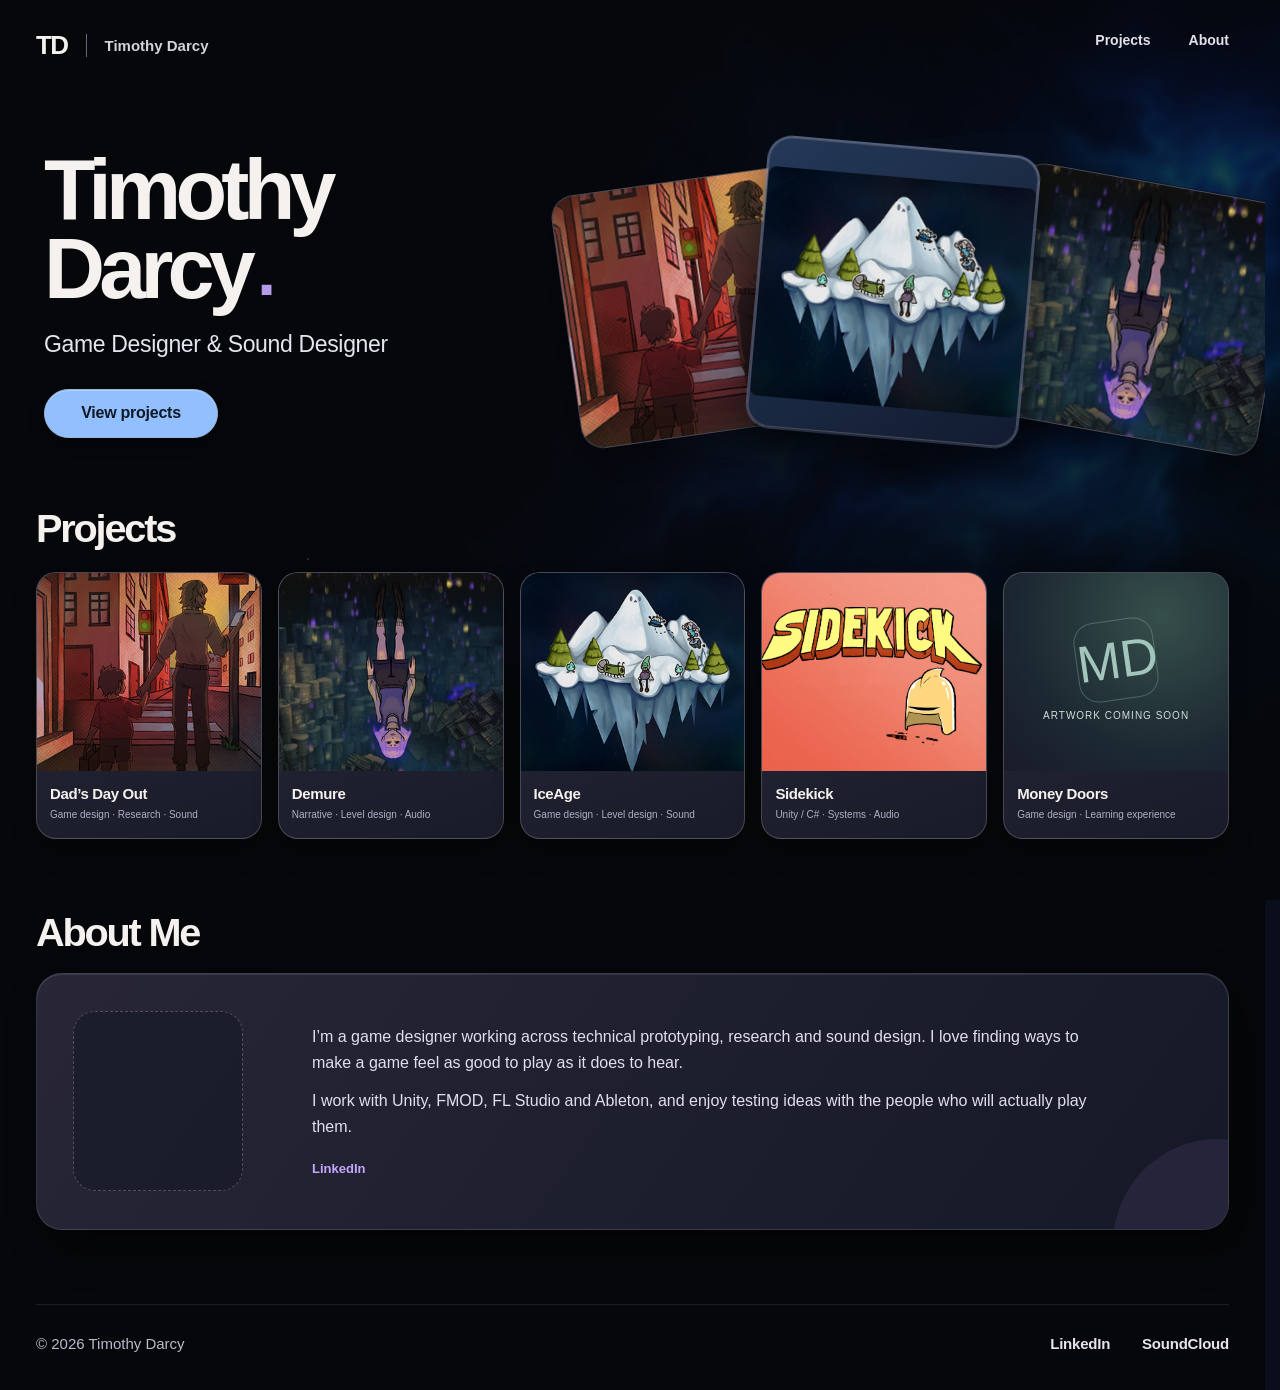
<file: index.html>
<!DOCTYPE html>

<html lang="en"><head><meta charset="utf-8"/><meta content="width=device-width, initial-scale=1" name="viewport"/><meta content="#0b0b11" name="theme-color"/><link href="styles/style.css" rel="stylesheet"/><script defer src="scripts/pages.js"></script><script defer src="scripts/main.js"></script><title>Timothy Darcy — Game Designer &amp; Sound Designer</title><meta content="Portfolio of Timothy Darcy — game design, technical prototyping, and sound for games." name="description"/></head><body class="home-page"><div aria-hidden="true" class="home-sky"><i></i><i></i></div><header class="site-header wrap"><a aria-label="Timothy Darcy home" class="brand" href="index.html"><span class="brand-mark">TD</span><span class="brand-name">Timothy Darcy</span></a><nav aria-label="Main navigation" class="main-nav"><a href="index.html#projects">Projects</a><a href="index.html#about">About</a></nav></header>
<main>
<section class="home-hero wrap" id="top"><div class="hero-copy"><h1>Timothy<br/>Darcy<span aria-hidden="true" class="title-period">.</span></h1><p class="hero-role">Game Designer &amp; Sound Designer</p><a class="primary-button" href="#projects">View projects </a></div><div aria-label="Selected game artwork" class="hero-showcase"><div aria-hidden="true" class="hero-halo"></div><a aria-label="Open Dad’s Day Out project" class="float-card float-back float-dad" href="project4.html"><img alt="Dad’s Day Out artwork" src="styles/images/project4-thumb.png"/></a><a aria-label="Open IceAge project" class="float-card float-front float-ice" href="project6.html"><img alt="IceAge artwork" src="styles/images/project6-thumb.png"/></a><a aria-label="Open Demure project" class="float-card float-back float-demure" href="project5.html"><img alt="Demure artwork" src="styles/images/project5-thumb.png"/></a></div></section>
<section class="projects-section wrap" id="projects"><div class="section-heading"><div><h2>Projects</h2></div></div><div class="project-grid"><a aria-label="View Dad’s Day Out project" class="project-card" href="project4.html" style="--project-accent:#d26349"><div class="card-art"><img alt="Dad’s Day Out artwork" loading="lazy" src="styles/images/project4-thumb.png"/></div><div class="card-bottom"><span><strong>Dad’s Day Out</strong><small>Game design · Research · Sound</small></span></div></a><a aria-label="View Demure project" class="project-card" href="project5.html" style="--project-accent:#a486dc"><div class="card-art"><img alt="Demure artwork" loading="lazy" src="styles/images/project5-thumb.png"/></div><div class="card-bottom"><span><strong>Demure</strong><small>Narrative · Level design · Audio</small></span></div></a><a aria-label="View IceAge project" class="project-card" href="project6.html" style="--project-accent:#8cbde8"><div class="card-art"><img alt="IceAge artwork" loading="lazy" src="styles/images/project6-thumb.png"/></div><div class="card-bottom"><span><strong>IceAge</strong><small>Game design · Level design · Sound</small></span></div></a><a aria-label="View Sidekick project" class="project-card" href="project7.html" style="--project-accent:#edb64d"><div class="card-art"><img alt="Sidekick artwork" loading="lazy" src="images/Sidekick.png"/></div><div class="card-bottom"><span><strong>Sidekick</strong><small>Unity / C# · Systems · Audio</small></span></div></a><a aria-label="View Money Doors project" class="project-card no-art" href="money-doors.html" style="--project-accent:#8bbba9"><div class="card-art"><span aria-hidden="true" class="missing-icon">MD</span><span class="coming-label">Artwork coming soon</span></div><div class="card-bottom"><span><strong>Money Doors</strong><small>Game design · Learning experience</small></span></div></a></div></section>
<section class="about-section wrap" id="about"><div class="section-heading about-heading"><div><h2>About Me</h2></div></div><div class="about-card"><div aria-label="Empty space reserved for your portrait" class="portrait-slot" role="img"></div><div class="about-copy"><p>I’m a game designer working across technical prototyping, research and sound design. I love finding ways to make a game feel as good to play as it does to hear.</p><p>I work with Unity, FMOD, FL Studio and Ableton, and enjoy testing ideas with the people who will actually play them.</p><div class="about-links"><a href="https://www.linkedin.com/in/timothy-darcy-484072272/" rel="noopener noreferrer" target="_blank">LinkedIn</a></div></div></div></section></main><footer class="site-footer wrap"><span>© 2026 Timothy Darcy</span><div><a href="https://www.linkedin.com/in/timothy-darcy-484072272/" rel="noopener noreferrer" target="_blank">LinkedIn</a><a href="https://soundcloud.com/time-trashzz/sets/sounds-for-game" rel="noopener noreferrer" target="_blank">SoundCloud</a></div></footer></body></html>
</file>
<file: styles/style.css>
/* TIMOTHY DARCY — portfolio · pure CSS background motion, no custom cursor */
:root{color-scheme:dark;--bg:#0b0c13;--surface:#171925;--line:rgba(235,235,255,.12);--text:#f5f1ef;--muted:#b8b8c9;--violet:#a789eb;--radius:22px;--font:Arial,Helvetica,'Helvetica Neue',sans-serif}
*,*::before,*::after{box-sizing:border-box}html{scroll-behavior:smooth;scroll-padding-top:90px}body{margin:0;background:var(--bg);color:var(--text);font:16px/1.55 var(--font);min-width:320px;overflow-x:hidden}a{color:inherit;text-decoration:none}button{font:inherit}button,a{ -webkit-tap-highlight-color:transparent}button:focus-visible,a:focus-visible{outline:2px solid #d6bdff;outline-offset:4px}img{max-width:100%;display:block}::selection{background:#9a75d9;color:#0e0e15}.wrap{width:min(1256px,calc(100% - 72px));margin-inline:auto}
.ambient{position:fixed;z-index:-1;inset:0;pointer-events:none;overflow:hidden;background:radial-gradient(circle at 10% -30%,#25203c 0,transparent 42%),radial-gradient(circle at 96% 105%,#1c233a 0,transparent 42%)}.ambient i{position:absolute;display:block;width:min(60vw,720px);height:min(44vw,490px);border-radius:53% 47% 56% 44%;background:linear-gradient(130deg,rgba(97,68,154,.14),rgba(40,78,142,.06));filter:blur(38px);transform:translate3d(0,0,0);animation:ambient-drift 24s ease-in-out infinite alternate;will-change:transform}.ambient i:first-child{top:8%;left:-28%}.ambient i:last-child{bottom:-18%;right:-20%;animation-duration:31s;animation-delay:-11s;animation-direction:alternate-reverse}@keyframes ambient-drift{to{transform:translate3d(3vw,-3vh,0) rotate(8deg)}}
.site-header{display:flex;align-items:center;justify-content:space-between;padding-block:25px 20px;position:relative;z-index:5}.brand{display:flex;align-items:center;gap:18px;font-weight:700;letter-spacing:-.03em}.brand-mark{font-size:26px;letter-spacing:-.06em;font-weight:900}.brand-name{font-size:15px;font-weight:600;color:#d4d3dd;border-left:1px solid #6a6677;padding-left:18px;letter-spacing:0}.main-nav{display:flex;gap:38px}.main-nav a{font-size:14px;font-weight:600;color:#e4e1e9;transition:color .2s}.main-nav a:hover{color:#bba5f2}
.home-hero{min-height:415px;display:grid;grid-template-columns:42% 58%;align-items:center;padding-top:24px;gap:0}.hero-copy{position:relative;z-index:2;padding:15px 0 50px 8px}.eyebrow,.section-overline,.about-kicker,.project-kicker{font-size:11px;letter-spacing:.16em;font-weight:800;color:#bcaee2}.eyebrow{display:flex;align-items:center;gap:10px;margin-bottom:15px}.eyebrow-dot{width:7px;height:7px;background:#bd9afa;border-radius:50%}.hero-copy h1{font-size:clamp(62px,6.6vw,100px);line-height:.94;letter-spacing:-.075em;margin:0 0 18px;font-weight:800}.title-period,.subtle-dot{color:#9c80e0}.hero-role{font-size:clamp(18px,1.8vw,23px);line-height:1.3;margin:0 0 16px;color:#e7e4ed}.hero-summary{color:#c4c2d0;line-height:1.6;max-width:340px;font-size:16px;margin:0 0 25px}.primary-button{display:inline-flex;justify-content:space-between;gap:32px;align-items:center;background:linear-gradient(180deg,#9478d0,#7154ac);border:1px solid #b5a1e4;box-shadow:0 9px 25px rgba(80,43,137,.23),inset 0 1px #ffffff52;border-radius:999px;padding:11px 24px;font-weight:700;transition:transform .22s,box-shadow .22s}.primary-button:hover{transform:translateY(-3px);box-shadow:0 12px 30px rgba(80,43,137,.4)}
.hero-showcase{position:relative;min-height:385px;isolation:isolate;perspective:1000px}.hero-halo{position:absolute;inset:14% 1% 14% 4%;background:radial-gradient(ellipse at 50% 50%,rgba(94,69,143,.27),transparent 67%);filter:blur(28px);z-index:-1}.float-card{position:absolute;width:40%;height:255px;overflow:hidden;background:#242334;border:1px solid #ffffff2c;border-radius:23px;box-shadow:0 22px 45px #0008,0 0 0 1px #0006;transition:transform .35s cubic-bezier(.16,1,.3,1)}.float-card img{width:100%;height:100%;object-fit:cover}.float-dad{left:4%;top:17%;transform:rotate(-8deg)}.float-ice{left:32%;top:9%;width:39%;height:290px;z-index:2;transform:rotate(5deg);box-shadow:0 26px 48px #000a,0 0 0 2px #8ba7db99}.float-ice img{object-fit:contain;background:linear-gradient(140deg,#233958,#121b30)}.float-demure{left:67%;top:18%;transform:rotate(10deg)}.float-dad:hover{transform:rotate(-5deg) translateY(-8px)}.float-ice:hover{transform:rotate(3deg) translateY(-8px)}.float-demure:hover{transform:rotate(7deg) translateY(-8px)}
.projects-section{padding:8px 0 36px}.section-heading{display:flex;align-items:end;justify-content:space-between;margin-bottom:23px}.section-heading h2{font-size:clamp(29px,3.2vw,43px);letter-spacing:-.055em;line-height:1.05;margin:7px 0 0}.section-counter{font-size:11px;letter-spacing:.15em;color:#9998aa;font-weight:800}.project-grid{display:grid;grid-template-columns:repeat(5,minmax(0,1fr));gap:16px}.project-card{min-width:0;border:1px solid #ffffff30;border-radius:20px;background:linear-gradient(160deg,#292a3c,#191b28);box-shadow:0 13px 24px #0004,inset 0 1px #fff1;overflow:hidden;transition:transform .27s ease,border-color .27s ease,box-shadow .27s ease}.project-card:hover{transform:translateY(-7px);border-color:var(--project-accent);box-shadow:0 20px 35px #0007}.card-art{aspect-ratio:1.13;overflow:hidden;position:relative;background:#1b2031}.card-art img{width:100%;height:100%;object-fit:cover;transition:transform .5s ease}.project-card:hover .card-art img{transform:scale(1.055)}.card-bottom{display:flex;gap:6px;align-items:center;justify-content:space-between;padding:14px 13px 17px}.card-bottom strong{font-size:15px;display:block;line-height:1.15;letter-spacing:-.025em}.card-bottom small{font-size:10px;color:#aeb1c6;display:block;line-height:1.3;margin-top:6px}.card-arrow{flex:0 0 28px;width:28px;height:28px;border-radius:50%;background:#ffffff17;display:grid;place-items:center;color:#e5dafa;font-size:16px}.no-art .card-art{display:flex;align-items:center;justify-content:center;flex-direction:column;gap:8px;background:radial-gradient(ellipse at 70% 22%,#364f4b,#1b2731 65%,#1a1b29)}.missing-icon{font-size:52px;line-height:1;color:#a2c6bb;border:1px solid #94c4b558;width:80px;height:80px;border-radius:20px;display:grid;place-items:center;transform:rotate(-8deg)}.coming-label{font-size:10px;letter-spacing:.1em;text-transform:uppercase;color:#d1ddd9}
.about-section{padding:37px 0 74px}.about-heading{margin-bottom:17px}.about-card{min-height:257px;border-radius:26px;border:1px solid #ffffff20;background:linear-gradient(120deg,rgba(40,40,60,.88),rgba(21,23,37,.91));box-shadow:13px 18px 40px #0006,inset 0 1px #ffffff17;display:grid;grid-template-columns:205px 1fr;gap:34px;padding:32px 36px;align-items:center;overflow:hidden;position:relative}.about-card:after{content:'';position:absolute;width:210px;height:210px;right:-95px;bottom:-120px;background:#68558f30;border-radius:50%;pointer-events:none}.portrait-slot{width:170px;height:180px;border:1.5px dashed #85829880;border-radius:22px;display:flex;align-items:center;justify-content:center;background:#13162280;overflow:hidden;color:#a9a5b9}.portrait-hint{font-size:11px;letter-spacing:.11em;text-align:center;line-height:2}.portrait-slot img{width:100%;height:100%;object-fit:cover}.about-copy{max-width:780px}.about-copy p{font-size:16px;line-height:1.65;margin:11px 0;color:#e1dfeb}.about-links{display:flex;gap:20px;flex-wrap:wrap;margin-top:18px}.about-links a{font-size:13px;font-weight:700;color:#c2a8ff}.about-links a:hover{text-decoration:underline}.site-footer{padding:22px 0 30px;border-top:1px solid #ffffff17;display:flex;justify-content:space-between;gap:20px;color:#9998aa;font-size:12px}.site-footer div{display:flex;gap:22px}.site-footer a:hover{color:white}
/* Project template: inky warm graphic banners that match homepage */
.project-page .ambient{background:radial-gradient(circle at 70% -20%,color-mix(in srgb,var(--project-deep) 60%,transparent),transparent 55%),#0b0b11}.project-main{padding-bottom:68px}.project-breadcrumb{display:flex;gap:16px;align-items:center;color:#a3a0af;font-size:12px;margin:18px 0 18px}.back-link{color:#f5f0ed;font-weight:700}.back-link:hover{color:var(--project-accent)}.crumb-separator{color:#716d7c}.project-banner{height:315px;position:relative;isolation:isolate;overflow:hidden;background:var(--project-deep);border-radius:21px 21px 6px 6px;border:1px solid #ffffff24;display:flex;align-items:end}.banner-art{position:absolute;inset:0 0 0 31%;overflow:hidden;z-index:-2}.banner-art:after{content:'';inset:0;position:absolute;background:linear-gradient(90deg,var(--project-deep),transparent 70%)}.banner-art img{width:100%;height:100%;object-fit:cover;object-position:center 45%}.banner-ink{position:absolute;z-index:-1;left:-3%;top:-5%;height:115%;width:65%;background:linear-gradient(128deg,#100f16 8%,var(--project-deep) 86%);clip-path:polygon(0 0,100% 0,72% 100%,0 100%)}.banner-title{padding:35px 43px 39px;max-width:68%}.project-kicker{color:var(--project-accent)}.project-banner h1{margin:8px 0 12px;font-size:clamp(48px,6.7vw,93px);line-height:.86;letter-spacing:-.072em;font-weight:850;max-width:680px;overflow-wrap:anywhere}.project-banner .banner-title p{font-size:13px;margin:0;color:#ded7d7}.banner-placeholder{height:100%;display:flex;flex-direction:column;align-items:center;justify-content:center;gap:15px;background:linear-gradient(110deg,#29443f,#1d353a);color:#a6cfc1}.banner-placeholder>span{font-weight:900;font-size:58px;line-height:.88;letter-spacing:-.07em}.banner-placeholder small{font-size:11px;letter-spacing:.12em}.project-lead{padding:19px 10px 21px;display:flex;justify-content:space-between;align-items:center;gap:22px;border-bottom:1px solid #ffffff1b}.project-lead>p{font-size:15px;color:#c4bdc3;margin:0;max-width:620px}.segmented{display:flex;position:relative;background:#20202c;border:1px solid #ffffff1b;padding:4px;border-radius:14px;isolation:isolate;flex:none}.segmented-thumb{position:absolute;left:4px;top:4px;bottom:4px;width:calc((100% - 8px)/2);background:var(--project-accent);border-radius:10px;transition:transform .38s cubic-bezier(.2,.85,.2,1);z-index:-1}.segmented.sound-selected .segmented-thumb{transform:translateX(100%)}.tab-button{cursor:pointer;border:0;background:transparent;color:#b6b3c0;padding:10px 25px;border-radius:10px;font-weight:750;font-size:12px;min-width:106px;transition:color .3s}.tab-button.is-active{color:#0e0d13}.tab-button:hover:not(.is-active){color:white}.tab-viewport{padding-top:31px}.tab-panel{animation:panel-enter .38s ease both}.tab-panel[hidden]{display:none!important}@keyframes panel-enter{from{opacity:0;transform:translateY(13px)}to{opacity:1;transform:none}}.project-info-grid{display:grid;grid-template-columns:minmax(0,1.6fr) minmax(230px,.72fr);gap:45px}.content-block{min-width:0}.project-primary{min-width:0}.block-heading{font-size:20px;letter-spacing:-.04em;font-weight:800;line-height:1.2;margin:0 0 17px;display:flex;align-items:center;gap:12px}.block-heading span{font-size:11px;font-weight:900;letter-spacing:0;color:var(--project-accent)}.project-video-frame{aspect-ratio:16/9;background:#13141b;border-radius:15px;overflow:hidden;border:1px solid #ffffff23;position:relative;box-shadow:0 15px 30px #0004}.project-video-frame video{width:100%;height:100%;display:block;background:#111;object-fit:contain}.media-fallback{padding:25px;text-align:center;background:#20202a;color:#c6bcc8;font-size:12px}.media-fallback[hidden]{display:none}.project-video-frame.is-missing video{display:none}.project-video-frame.is-missing .media-fallback{display:flex;align-items:center;justify-content:center;flex-direction:column;gap:12px;height:100%}.project-video-frame code{overflow-wrap:anywhere}.overview-copy p{font-size:14px;line-height:1.8;color:#d1ccd2;margin:0 0 15px}.project-primary .content-block+.content-block{margin-top:32px}.contributions{background:linear-gradient(145deg,#211f2b,#15151e);border-radius:15px;padding:23px 21px 26px;align-self:start;border:1px solid #ffffff1a;box-shadow:0 9px 24px #0003}.contributions .block-heading{font-size:18px}.contributions ul{padding:0;margin:0;list-style:none}.contributions li{font-size:13px;color:#d4ced3;line-height:1.6;display:flex;align-items:flex-start;gap:10px;padding:11px 0;border-bottom:1px solid #ffffff10}.contributions li:last-child{border:0}.contributions li:before{content:'';flex:0 0 7px;width:7px;height:7px;background:var(--project-accent);border-radius:2px;margin-top:7px}.screenshots-block{margin-top:35px;padding-top:29px;border-top:1px solid #ffffff1a}.screenshots-heading{display:flex;justify-content:space-between;gap:20px;align-items:center}.screenshots-heading p{font-size:12px;color:#a7a3b0;margin:0}.project-gallery{display:grid;grid-template-columns:repeat(4,minmax(0,1fr));gap:13px}.gallery-item{display:block;appearance:none;border:1px solid #ffffff1f;padding:0;border-radius:13px;overflow:hidden;aspect-ratio:16/10;background:#1d1f2a;cursor:zoom-in;transition:border-color .2s,transform .2s}.gallery-item:hover{transform:translateY(-3px);border-color:var(--project-accent)}.gallery-item img{width:100%;height:100%;object-fit:cover}.gallery-item.is-missing img{display:none}.gallery-item.is-missing .media-fallback{display:flex;justify-content:center;align-items:center;height:100%}.gallery-empty{background:#181c24;border:1px dashed #ffffff2d;border-radius:15px;padding:42px;text-align:center;color:#d8e5e0}.gallery-empty>span{font-weight:700}.gallery-empty p{font-size:13px;color:#b9c6c2}.video-empty{height:100%;display:flex;align-items:center;flex-direction:column;justify-content:center;gap:14px;color:#c1d6cf}.video-empty strong{font-size:20px}.video-empty small{font-size:12px;color:#a9b6b0}.empty-play{font-size:22px;border:1px solid #bbd5ca5b;width:66px;height:66px;border-radius:50%;display:grid;place-items:center;padding-left:3px}.next-project{margin-top:42px;border-top:1px solid #ffffff22;padding:22px 2px;display:flex;justify-content:space-between;align-items:center;gap:20px}.next-project>span{color:#9591a1;letter-spacing:.15em;font-size:11px;font-weight:800}.next-project a{font-weight:800;font-size:15px}.next-project a:hover{color:var(--project-accent)}.next-project a span{margin-left:10px}.sound-heading{display:flex;justify-content:space-between;align-items:center;gap:20px;border-bottom:1px solid #ffffff1d;padding:5px 0 23px}.sound-heading h2{font-size:clamp(30px,3.4vw,45px);letter-spacing:-.06em;margin:3px 0}.sound-heading p{font-size:14px;color:#b4b0b9;margin:0}.sound-number{color:var(--project-accent);letter-spacing:.15em;font-size:11px;font-weight:800}.sound-tracklist{max-width:960px;padding-top:13px}.audio-track{display:grid;grid-template-columns:1fr minmax(250px,360px);align-items:center;gap:22px;border-bottom:1px solid #ffffff1c;padding:20px 0}.track-title{display:flex;flex-direction:column}.track-title strong{font-size:17px}.track-title span{font-size:12px;color:#a8a3af}.audio-track audio{width:100%;height:40px;filter:grayscale(1)}.sound-empty{padding:60px 0;color:#aaa}.sound-empty h3{color:white}.image-dialog{position:fixed;max-width:min(95vw,1200px);max-height:90vh;padding:20px;background:#101119;border:1px solid #ffffff2c;border-radius:15px;color:white}.image-dialog::backdrop{background:#050509ed}.image-dialog img{max-width:90vw;max-height:78vh;object-fit:contain}.dialog-close{position:absolute;top:0;right:2px;background:#31313e;color:white;border:0;border-radius:50%;width:38px;height:38px;font-size:28px;cursor:pointer;z-index:2}
/* Simple upward panel navigation on ordinary local / GitHub-hosted pages */
.page-wipe{position:fixed;inset:0;background:#27213a;z-index:1000;transform:translateY(100%);pointer-events:none;visibility:hidden}.page-wipe.is-exiting{visibility:visible;animation:wipe-up .48s cubic-bezier(.65,0,.18,1) forwards}.page-wipe.is-entering{visibility:visible;transform:translateY(0);animation:wipe-away .55s cubic-bezier(.65,0,.18,1) forwards}@keyframes wipe-up{to{transform:translateY(0)}}@keyframes wipe-away{to{transform:translateY(-100%)}}
@media(max-width:1050px){.wrap{width:min(100% - 48px,1256px)}.project-grid{grid-template-columns:repeat(3,minmax(0,1fr))}.hero-copy h1{font-size:clamp(60px,7vw,86px)}.float-card{height:215px}.float-ice{height:245px}.project-info-grid{gap:25px}.project-banner{height:290px}}
@media(max-width:680px){.wrap{width:calc(100% - 32px)}.site-header{padding-top:16px}.brand-name{display:none}.main-nav{gap:24px}.main-nav a{font-size:13px}.home-hero{grid-template-columns:1fr;min-height:0;padding-top:22px}.hero-copy{padding:16px 8px 4px}.hero-copy h1{font-size:clamp(60px,13vw,85px)}.hero-summary{max-width:100%}.hero-showcase{height:255px;min-height:0;margin:8px -4px 12px}.float-card{height:175px;width:42%;top:15%}.float-dad{left:4%}.float-ice{left:31%;width:42%;height:205px;top:4%}.float-demure{left:69%}.projects-section{padding-top:10px}.project-grid{grid-template-columns:repeat(2,minmax(0,1fr));gap:12px}.card-bottom{padding:12px 10px}.card-bottom small{font-size:9px}.card-bottom strong{font-size:14px}.card-arrow{display:none}.section-heading h2{font-size:32px}.about-section{padding-top:18px}.about-card{grid-template-columns:1fr;padding:22px;gap:20px}.portrait-slot{height:180px;width:170px}.site-footer{flex-direction:column}.project-banner{height:250px}.banner-art{left:20%}.banner-ink{width:74%}.banner-title{padding:22px;max-width:82%}.project-banner h1{font-size:clamp(44px,10vw,72px)}.project-lead{flex-direction:column;align-items:stretch}.segmented{align-self:flex-start}.project-info-grid{grid-template-columns:1fr;gap:26px}.contributions{grid-row:2}.project-gallery{grid-template-columns:repeat(2,minmax(0,1fr))}.screenshots-heading{align-items:flex-start;flex-direction:column;gap:4px;margin-bottom:12px}.audio-track{grid-template-columns:1fr;gap:10px}.sound-heading{align-items:flex-start}.sound-number{white-space:nowrap}}
@media(max-width:380px){.project-grid{grid-template-columns:1fr}.card-art{aspect-ratio:1.75}.float-card{height:140px}.float-ice{height:170px}.hero-showcase{height:215px}.project-banner h1{font-size:41px}.tab-button{min-width:96px;padding-inline:15px}}



/* ============================================================================
   2026 REFINEMENT — restrained typography, open artwork, tactile interactions
   ============================================================================ */
:root {
  --ease-out: cubic-bezier(.22,1,.36,1);
  --ease-slide: cubic-bezier(.72,0,.18,1);
  --accent-click: #af91ee;
}

/* Light lifted-paper surfaces and curved lighting, not a space/particle effect. */
body.home-page {
  background:
    radial-gradient(ellipse 65% 27% at 18% 8%, rgba(55,40,82,.31), transparent 82%),
    radial-gradient(ellipse 55% 34% at 91% 64%, rgba(28,53,83,.22), transparent 80%),
    #0b0c13;
}
.ambient {
  background: none;
}
.ambient i {
  filter: none;
  opacity: .7;
  background: radial-gradient(ellipse, rgba(96,69,147,.15) 0%, rgba(30,55,87,.07) 51%, transparent 75%);
  animation-duration: 34s;
  will-change: transform;
}
.ambient i:last-child {animation-duration: 43s}
.home-page .hero-showcase::after {
  content: "";
  position: absolute;
  z-index: -2;
  inset: 9% 6% 12%;
  border-radius: 43% 57% 46% 54% / 51% 36% 64% 49%;
  transform: rotate(-14deg);
  background: linear-gradient(130deg, rgba(76,58,121,.25), rgba(41,70,115,.18) 55%, transparent);
  pointer-events: none;
}

/* The designer's name is the only title that keeps a full stop.
   Slight positive kerning and a small optical rise balance the 'y.' tail. */
.hero-copy h1 {letter-spacing: -.068em}
.title-period {
  display: inline-block;
  margin-left: .10em;
  font-size: .82em;
  line-height: 0;
  vertical-align: .035em;
  transform: translateY(-.017em);
  color: #b59cea;
}
.hero-role {
  max-width: 390px;
  font-size: clamp(18px,1.85vw,23px);
  line-height: 1.45;
  margin: 7px 0 28px;
  color: #e6e4ee;
  font-weight: 450;
  letter-spacing: -.015em;
}
.hero-copy {padding-bottom: 36px}
.section-heading {margin-bottom: 22px}
.section-heading h2 {margin: 0; font-size: clamp(30px, 3.1vw, 42px)}
.about-heading {margin-bottom: 19px}
.about-section .about-copy p:first-of-type {margin-top:0}
.about-section .about-card {background: linear-gradient(125deg,rgba(43,41,59,.93),rgba(22,26,41,.94))}
.project-card, .primary-button, .float-card, .tab-button, .gallery-item, .next-project a {
  -webkit-tap-highlight-color: transparent;
}

/* On hover, project illustrations behave like real links. */
.float-card {cursor: pointer}
.float-card:focus-visible {outline:3px solid #c4a5fc;outline-offset:5px}
.float-card:active {filter:brightness(1.12);box-shadow:0 12px 25px #0008}
.project-card:active {transform: translateY(-1px) scale(.98)}
.primary-button:active {transform: translateY(0) scale(.965);box-shadow:0 3px 10px #0006}
.main-nav a:active, .about-links a:active, .next-project a:active {color:#fff;opacity:.7}
.card-arrow {transition:background .25s,transform .35s var(--ease-out)}
.project-card:hover .card-arrow {background:var(--project-accent);color:#111;transform:rotate(45deg)}
.project-card:active .card-arrow {transform:rotate(45deg) scale(.82)}

/* Project art belongs to the entire page backdrop, not an image container. */
.project-page .ambient {
  background:
    radial-gradient(ellipse 60% 46% at 75% 4%,color-mix(in srgb,var(--project-deep) 65%,transparent),transparent 80%);
}
.project-breadcrumb {margin:15px 0 4px}
.project-banner {
  height:370px;
  border:0;
  border-radius:0;
  background:transparent;
  overflow:visible;
  isolation:isolate;
  align-items:center;
}
.project-banner::before {
  content:"";
  position:absolute;
  z-index:-3;
  top:0;bottom:-20px;
  left:calc((100% - 100vw)/2);
  right:calc((100% - 100vw)/2);
  background:
    radial-gradient(ellipse 50% 92% at 78% 25%, color-mix(in srgb,var(--project-deep) 80%,transparent), transparent 86%),
    linear-gradient(90deg, #0b0c13, color-mix(in srgb,var(--project-deep) 40%,#0b0c13) 77%, #0b0c13);
  pointer-events:none;
}
.banner-art {
  top:-8px;
  bottom:-5px;
  left:35%;
  right:calc((100% - 100vw)/2);
  overflow:hidden;
  z-index:-2;
  opacity:.93;
  mask-image:linear-gradient(90deg,transparent 0%,#000 25%,#000 81%,transparent 100%);
}
.banner-art img {
  object-fit:cover;
  object-position:center 45%;
  height:100%;width:100%;
}
.banner-art:after {
  background:
    linear-gradient(0deg,#0b0c13 0%,transparent 27%),
    linear-gradient(90deg,rgba(11,12,19,.78),transparent 62%);
}
.banner-ink {
  top:0;bottom:0;height:auto;
  left:calc((100% - 100vw)/2);
  width:74%;
  clip-path:none;
  background:linear-gradient(90deg,#0b0c13 10%,color-mix(in srgb,var(--project-deep) 35%,#0b0c13) 68%,transparent 100%);
}
.banner-title {
  max-width: min(660px,65%);
  padding: 29px 0 36px 8px;
}
.project-banner h1 {margin:0 0 15px;line-height:.93;letter-spacing:-.055em}
.project-banner .banner-title p {font-size:14px;letter-spacing:.01em}
.banner-placeholder {
  background:linear-gradient(130deg,rgba(56,90,80,.15),rgba(29,53,58,.38));
}
.project-lead {padding-top:12px}
.block-heading {gap:0}
.block-heading span {display:none}
.screenshots-block {margin-top:40px}
.sound-heading h2 {margin:0 0 12px}
.sound-heading {padding-bottom:22px}
.next-project {margin-top:48px;justify-content:flex-end}
.next-project a {transition:color .24s,transform .32s var(--ease-out);display:inline-flex;align-items:center;gap:9px}
.next-project a:hover {transform:translateX(6px)}
.gallery-item:active {transform:translateY(0) scale(.97)}
.tab-button {transition:color .3s,transform .22s var(--ease-out)}
.tab-button:active {transform:scale(.91)}
.segmented-thumb {box-shadow: 0 2px 11px color-mix(in srgb,var(--project-accent) 25%,transparent)}
.segmented:has(.tab-button:active) .segmented-thumb {filter:brightness(1.2)}
.tab-panel {animation:panel-enter .52s var(--ease-out) both}
@keyframes panel-enter {from{opacity:0;transform:translate3d(0,26px,0)}to{opacity:1;transform:none}}

/* Music playback glows only while sound is playing. No audio waveform polling. */
.audio-track {
  position:relative;
  border-radius:13px;
  margin-inline:-13px;
  padding-inline:13px;
  transition:background-color .35s,border-color .35s,box-shadow .35s;
}
.audio-track.is-playing {
  background: color-mix(in srgb,var(--project-accent) 10%,#191923);
  border-bottom-color: var(--project-accent);
  box-shadow: inset 3px 0 var(--project-accent);
}
.audio-track.is-playing .track-title strong {color:#fff}
.audio-track .track-title strong {transition:color .2s}
.audio-track audio {filter:none; accent-color:var(--project-accent)}
.audio-track .track-status {
  font-size:11px;color:var(--project-accent);font-weight:700;
  display:inline-flex;align-items:center;gap:8px;opacity:0;
  transform:translateY(5px);
  transition:opacity .26s,transform .26s;
}
.audio-track.is-playing .track-status {opacity:1;transform:translateY(0)}
.sound-bars {display:inline-flex;align-items:center;gap:2px;height:13px}
.sound-bars i {height:5px;width:2px;background:var(--project-accent);border-radius:2px}
.is-playing .sound-bars i {animation:bar-dance .72s ease-in-out infinite alternate}
.is-playing .sound-bars i:nth-child(2) {animation-delay:-.38s}
.is-playing .sound-bars i:nth-child(3) {animation-delay:-.17s}
@keyframes bar-dance {from{height:3px}to{height:13px}}

/* One-shot reveals: no scroll handler or running animation loop. */
.motion-enabled .reveal-item {
  opacity:0;
  translate:0 25px;
  transition:opacity .74s var(--ease-out),translate .74s var(--ease-out);
  transition-delay:var(--reveal-delay,0ms);
}
.motion-enabled .reveal-item.is-seen {opacity:1;translate:0 0}
.hero-copy > * {animation:hero-rise .75s var(--ease-out) both}
.hero-copy > :nth-child(2) {animation-delay:.07s}
.hero-copy > :nth-child(3) {animation-delay:.13s}
.hero-copy > :nth-child(4) {animation-delay:.20s}
@keyframes hero-rise {from{opacity:0;transform:translateY(24px)}to{opacity:1;transform:translateY(0)}}
.float-card {animation:art-rise .8s var(--ease-out) both}
.float-ice {animation-delay:.12s}
.float-demure {animation-delay:.21s}
@keyframes art-rise {from{opacity:0;translate:0 30px}to{opacity:1;translate:0 0}}

/* Vertical PowerPoint-style screen slide where cross-document view transitions
   are supported (Chromium). No external libraries and no continuous JS.
   The old screen rises while the next screen arrives from below. */
@media(max-width:680px) {
  .hero-copy {padding-bottom: 0}
  .hero-role {margin-bottom:22px}
  .title-period {margin-left:.11em}
  .project-banner {height:290px}
  .banner-art {left:15%;right:calc((100% - 100vw)/2)}
  .banner-ink {width:88%;background:linear-gradient(90deg,#0b0c13 4%,color-mix(in srgb,var(--project-deep) 35%,#0b0c13) 45%,transparent 100%)}
  .banner-title {max-width:82%;padding-left:4px}
  .project-banner h1 {font-size:clamp(43px,11vw,72px)}
  .project-lead {padding-top:4px}
  .audio-track {margin-inline:0;padding-inline:10px}
}


/* Final viewport corrections after rendering on narrow screens. */
.project-banner::before {bottom:0}
.banner-art {bottom:0}
.project-lead {position:relative;z-index:2}
@media(max-width:680px) {
  .hero-showcase {overflow:clip}
  .float-demure {left:61%;width:38%;transform:rotate(7deg)}
  .float-demure:hover {transform:rotate(5deg) translateY(-6px)}
  .project-lead {padding-top:22px}
}


/* =====================================================================
   MOTION + FINISHING PASS · November 2026
   PowerPoint-style sheet slide works with file:// AND GitHub Pages.
   All motion transforms/opacity; reduced-motion users get no motion.
   Artwork is never AI-redrawn: layered CSS masks feather the source.
   ===================================================================== */
:root { --slide-ease: cubic-bezier(.76,0,.20,1); --play-ease: cubic-bezier(.2,.85,.2,1); }

/* Remove unused arrows, strengthen the simple typography. */
.project-card .card-arrow, .primary-button > span[aria-hidden], .about-links a[href*="soundcloud"] {display:none!important}
.primary-button{justify-content:center;min-width:174px;letter-spacing:-.015em}
.site-footer{font-size:15px;color:#bbb9cb;align-items:center;padding:27px 0 35px}
.site-footer div{gap:32px}
.site-footer a{display:inline-block;color:#e7e4ef;font-size:15px;font-weight:650;letter-spacing:-.015em;position:relative;transition:color .25s var(--play-ease),transform .25s var(--play-ease)}
.site-footer a::after{content:"";position:absolute;bottom:-5px;left:0;width:100%;height:1px;background:#b79cef;transform:scaleX(0);transform-origin:left;transition:transform .32s var(--play-ease)}
.site-footer a:hover{color:#ceb6ff;transform:translateY(-2px)}
.site-footer a:hover::after{transform:scaleX(1)}
.block-heading{font-size:clamp(23px,2.3vw,28px);margin-bottom:22px;letter-spacing:-.035em;line-height:1.1}
.contributions .block-heading{font-size:clamp(22px,2vw,26px);margin-bottom:16px}
.sound-heading h2{font-size:clamp(27px,3vw,36px)}
.screenshots-block{margin-top:51px}
.screenshots-heading{margin-bottom:19px}
/* Thumb switch: finger-friendly, visibly sliding, with a more legible type size. */
.segmented{padding:5px;border-radius:17px;box-shadow:0 8px 25px #0005,inset 0 1px #ffffff17}
.segmented-thumb{top:5px;left:5px;bottom:5px;width:calc((100% - 10px)/2);border-radius:12px;transition:transform .46s var(--play-ease),background-color .3s}
.tab-button{min-width:145px;font-size:16px;padding:14px 30px;border-radius:12px;font-weight:700;letter-spacing:-.025em}
.tab-button:hover:not(.is-active){color:#fff;background:#ffffff0c}
.tab-button:focus-visible{outline:2px solid #fff;outline-offset:4px}
/* The original illustrations extend past the header and feather out on ALL sides.
   A radial alpha mask removes the rectangular cutoff without touching source pixels. */
.project-banner{height:385px}
.project-banner::before{background:
  radial-gradient(ellipse 60% 102% at 77% 43%,color-mix(in srgb,var(--project-deep) 65%,transparent),transparent 84%),
  linear-gradient(90deg,#0b0c13,color-mix(in srgb,var(--project-deep) 30%,#0b0c13) 70%,#0b0c13)}
.banner-art{top:-51px;bottom:-48px;left:31%;right:calc((100% - 100vw)/2);overflow:visible;opacity:.96;
  -webkit-mask-image:linear-gradient(to right, transparent 0%,#000 28%,#000 78%,transparent 100%),linear-gradient(to bottom,transparent 0%,#000 23%,#000 66%,transparent 100%);
  mask-image:linear-gradient(to right, transparent 0%,#000 28%,#000 78%,transparent 100%),linear-gradient(to bottom,transparent 0%,#000 23%,#000 66%,transparent 100%);
  mask-composite:intersect; -webkit-mask-composite:source-in}
.banner-art::after{background:radial-gradient(ellipse 77% 69% at 60% 48%,transparent 32%,#0b0c1340 100%),linear-gradient(90deg,#0b0c13bb,transparent 68%)}
.banner-art img{width:100%;height:100%;object-fit:cover;object-position:center 47%}
.banner-ink{background:linear-gradient(90deg,#0b0c13 9%,color-mix(in srgb,var(--project-deep) 28%,#0b0c13) 60%,transparent 100%)}
.banner-title{position:relative;z-index:2}
/* Fine inner accent and soft motion, not large glowing UI boxes. */
.project-banner h1{animation:title-lift .84s var(--play-ease) both;animation-delay:.1s}
.project-banner .banner-title p{animation:title-lift .85s var(--play-ease) both;animation-delay:.22s}
.project-breadcrumb{animation:title-lift .6s var(--play-ease) both}
.project-lead{animation:title-lift .8s var(--play-ease) both;animation-delay:.26s}
@keyframes title-lift{from{opacity:0;transform:translateY(36px)}to{opacity:1;transform:translateY(0)}}
/* Ambient feature cards float gently while still responding to hover. */
.float-card.is-bobbing{animation:gentle-hover 7s ease-in-out infinite;animation-fill-mode:both}
.float-dad.is-bobbing{animation-duration:8.1s;animation-delay:-1.1s}
.float-demure.is-bobbing{animation-duration:9.3s;animation-delay:-4.2s}
.float-ice.is-bobbing{animation-duration:7.5s;animation-delay:-2s}
@keyframes gentle-hover{0%,100%{translate:0 0}50%{translate:0 -13px}}
/* Larger, clearly visible entrances for cards and sections. */
.motion-enabled .reveal-item{translate:0 53px;opacity:0;transition:translate .9s var(--play-ease),opacity .85s ease;transition-delay:var(--reveal-delay,0ms)}
.motion-enabled .reveal-item.is-seen{translate:0 0;opacity:1}
.project-card{transition:transform .42s var(--play-ease),border-color .3s,box-shadow .42s var(--play-ease)}
.project-card:hover{transform:translateY(-10px) scale(1.018);box-shadow:0 23px 47px #0009,0 0 0 1px var(--project-accent)}
.project-card:active{transform:translateY(-3px) scale(.974)}
.project-card .card-art img{transition:transform .7s var(--play-ease)}
.project-card:hover .card-art img{transform:scale(1.075)}
.float-card:hover{filter:brightness(1.08)}
.main-nav a{position:relative;padding-bottom:8px}
.main-nav a::after{content:"";position:absolute;bottom:0;left:0;right:0;height:2px;background:#b49ceb;transform:scaleX(0);transform-origin:left;transition:transform .3s var(--play-ease)}
.main-nav a:hover::after,.main-nav a:focus-visible::after{transform:scaleX(1)}
/* User-triggered feedback: ripple creates a visible click point. */
.project-card,.primary-button,.tab-button,.gallery-item,.track-play{position:relative}
.tap-ripple{position:absolute;pointer-events:none;z-index:50;width:20px;height:20px;border-radius:50%;background:rgba(255,255,255,.34);translate:-50% -50%;scale:0;animation:tap-wave .56s ease-out both;mix-blend-mode:screen}
@keyframes tap-wave{0%{scale:0;opacity:.7}75%{opacity:.3}100%{scale:15;opacity:0}}
/* Audio has both native controls AND a clearly clickable preview button. */
.track-title{gap:3px}
.track-play{align-self:flex-start;border:1px solid color-mix(in srgb,var(--project-accent) 55%,#fff2);background:color-mix(in srgb,var(--project-accent) 15%,#15151c);color:#f9f7fa;display:inline-flex;align-items:center;justify-content:center;gap:9px;margin-top:10px;padding:9px 16px;min-width:112px;border-radius:999px;cursor:pointer;font-size:13px;font-weight:750;transition:transform .22s var(--play-ease),background .25s,border-color .25s,box-shadow .25s}
.track-play:hover{transform:translateY(-2px);background:color-mix(in srgb,var(--project-accent) 24%,#15151c);box-shadow:0 6px 18px color-mix(in srgb,var(--project-accent) 18%,transparent)}
.track-play:active{transform:scale(.94)}
.track-play .play-icon{font-size:14px;line-height:1;width:14px}
.audio-track.is-playing{background:color-mix(in srgb,var(--project-accent) 14%,#191923);box-shadow:inset 4px 0 var(--project-accent),0 10px 32px #0004;transition:background .3s,box-shadow .4s}
.audio-track.is-playing .track-play{background:var(--project-accent);color:#0e0d11;border-color:var(--project-accent)}
.audio-track.is-playing::after{content:"";position:absolute;inset:0;pointer-events:none;border-radius:12px;border:1px solid var(--project-accent);opacity:.4;animation:audio-breathe 2.3s ease-in-out infinite}
@keyframes audio-breathe{50%{opacity:.8}}
/* On section links (About, Projects) leave navigation unchanged and smooth-scroll. */
.tab-viewport.is-switching{overflow:hidden;transition:height .57s var(--play-ease)}
.tab-panel.is-active{animation:content-slide-in .53s var(--play-ease) both}
@keyframes content-slide-in{from{opacity:0;transform:translateY(36px)}to{opacity:1;transform:translateY(0)}}
.gallery-item:hover{transform:translateY(-6px) scale(1.017)}
/* Mobile: feather art without a sharp vertical edge, scale touch targets. */
@media(max-width:680px){
  .project-banner{height:305px}
  .banner-art{top:-25px;bottom:-34px;left:6%;right:calc((100% - 100vw)/2);opacity:.72;
    -webkit-mask-image:linear-gradient(to right,transparent 0%,#000 40%,#000 77%,transparent 100%),linear-gradient(to bottom,transparent 0%,#000 26%,#000 63%,transparent 100%);
    mask-image:linear-gradient(to right,transparent 0%,#000 40%,#000 77%,transparent 100%),linear-gradient(to bottom,transparent 0%,#000 26%,#000 63%,transparent 100%);
    mask-composite:intersect; -webkit-mask-composite:source-in}
  .banner-ink{width:93%;background:linear-gradient(90deg,#0b0c13 9%,#0b0c13ad 61%,transparent)}
  .tab-button{min-width:120px;padding:13px 18px;font-size:15px}
  .segmented{align-self:flex-start}
  .block-heading{font-size:24px}
  .contributions .block-heading{font-size:23px}
  .site-footer{font-size:14px}
  .site-footer a{font-size:15px}
}
@media(max-width:380px){.tab-button{min-width:115px;padding-inline:14px;font-size:14px}}


/* Final edge blending: feather the ENTIRE backdrop beyond the title area.
   There is no card edge, artificial crop line, or AI repaint of game art. */
.project-banner::before {
  top:-75px;
  bottom:-115px;
  -webkit-mask-image:linear-gradient(to bottom, transparent 0%, #000 17%, #000 55%, transparent 100%);
  mask-image:linear-gradient(to bottom, transparent 0%, #000 17%, #000 55%, transparent 100%);
}
.banner-art { top:-65px;bottom:-122px; }
.banner-ink { bottom:-52px; }
@media(max-width:680px) {
  .project-banner::before {top:-28px;bottom:-88px}
  .banner-art{top:-25px;bottom:-90px}
  .banner-ink{bottom:-22px}
}

.tab-viewport.is-switching { transition:height 360ms var(--settle); }
.tab-panel.is-active { animation:panel-glide 320ms var(--settle) both; }
#sound { --panel-x:12px; }
@keyframes panel-glide { from { opacity:.25; transform:translateX(var(--panel-x,-12px)); } }
.motion-enabled .reveal-item { translate:0 16px; transition-duration:450ms; }
.motion-enabled .reveal-item:focus-within { opacity:1; translate:none; }
.project-card:active, .primary-button:active, .tab-button:active, .gallery-item:active { scale:.98; }
.project-card, .primary-button, .tab-button, .gallery-item { transition-property: transform,scale,border-color,opacity,translate; }
.audio-track { grid-template-columns:minmax(0,1fr); gap:10px; }
.audio-track.is-playing::after { content:none; }
.audio-player { display:flex; align-items:center; gap:12px; width:min(100%,530px); }
.audio-player button {
  display:grid; place-items:center; flex:none; width:44px; height:44px;
  cursor:pointer; color:#d4e2ff; border:1px solid #47546b; background:#202a3b; border-radius:50%;
  transition: transform 160ms var(--settle), background 160ms;
}
.audio-player button:hover { background:#324563; }
.audio-player .volume { background:transparent; border-color:transparent; }
.audio-player svg { width:19px; height:19px; fill:currentColor; }
.transport path { transition:opacity 140ms; }
.pause-shape,.silent,.is-playing .play-shape,.muted .waves { opacity:0; }
.is-playing .pause-shape,.muted .silent { opacity:1; }
.audio-player .time { font-weight:500; line-height:1.25; font-size:12px; font-variant-numeric:tabular-nums; color:#cad4e6; white-space:nowrap; }
.audio-player input {
  flex:1; min-width:12px; height:32px; margin:0; cursor:pointer; appearance:none;
  background:linear-gradient(to right,#9dbbfa var(--played,0%),#374359 0) center / 100% 4px no-repeat;
}
.audio-player input::-webkit-slider-thumb { appearance:none; width:12px; height:12px; border-radius:50%; background:#d9e6ff; }
.audio-player input::-moz-range-thumb { width:12px; height:12px; border:0; border-radius:50%; background:#d9e6ff; }
.audio-player input:disabled { opacity:.65; cursor:default; }
:where(a,button,input):focus-visible { outline:2px solid #bdd6ff; outline-offset:3px; }
@media (max-width:400px) { .audio-player { gap:6px; } }

/* Homepage artwork lives in its own visible layer, underneath all content. */
body.home-page { background:#050c18; isolation:isolate; }
.home-sky { display:block; position:fixed; inset:0; z-index:0; pointer-events:none; overflow:hidden; }
.home-sky img { width:100%; height:100%; display:block; object-fit:cover; object-position:58% 50%; }
.home-sky::after { content:""; position:absolute; inset:0; background:linear-gradient(90deg,#03081466,transparent 65%),linear-gradient(0deg,#050a174d,transparent 60%); }
.home-page > :is(header,main,footer) { position:relative; z-index:1; }
:root { --settle:cubic-bezier(.22,.78,.18,1); --sweep:cubic-bezier(.55,.04,.35,1); background:#090e1a; }

/* A single moving highlight shares a grid cell's exact width at every breakpoint. */
.material-switch {
  position:relative; isolation:isolate; display:grid; grid-template-columns:repeat(2,minmax(0,1fr));
  flex:0 0 auto; width:min(100%,288px); padding:4px; border:1px solid #485974; border-radius:14px;
  background:#111b2b; box-shadow:inset 0 1px 3px #0005;
}
.material-indicator {
  position:absolute; z-index:0; pointer-events:none;
  top:4px; bottom:4px; left:4px; width:calc(50% - 4px);
  border-radius:10px; background:linear-gradient(145deg,#a5c7ff,#77a4eb);
  box-shadow:0 1px 5px #0005,inset 0 1px #d8e8ff;
  transform:translateX(0); transition:transform 420ms cubic-bezier(.25,.84,.22,1.08);
}
.material-switch[data-selected="sound"] .material-indicator { transform:translateX(100%); }
.material-tab {
  appearance:none; position:relative; z-index:1; display:grid; place-items:center; min-width:0; min-height:44px;
  background:transparent; color:#d5deed; border:0; border-radius:10px; padding:9px 12px; margin:0;
  font:inherit; font-size:15px; font-weight:700; cursor:pointer; letter-spacing:-.01em;
  transition:color 210ms ease,transform 140ms var(--settle);
}
.material-tab[aria-selected="true"] { color:#101c31; }
.material-tab:active { transform:scale(.95); }
.material-tab:focus-visible { outline:2px solid white; outline-offset:2px; }
@media(max-width:680px) { .material-switch { width:min(100%,268px); } }
.tab-panel.is-active { animation:material-panel-in 400ms var(--settle) both; }
#sound { --panel-travel:22px; }
@keyframes material-panel-in {
  from { opacity:.15; transform:translate3d(var(--panel-travel,-22px),8px,0); }
  to { opacity:1; transform:none; }
}


/* The destination page covers the departing page and preserves its own layout. */
.destination-slide { position:fixed; inset:0; width:100%; height:100%; border:0; margin:0; padding:0;
  background:#0b0c13; visibility:hidden; z-index:2147483646; pointer-events:none;
  box-shadow:0 0 38px #03061080; }
.slide-preview { scroll-behavior:auto; }
:is(.slide-preview,.slide-landed) :is(.hero-copy > *, .float-card, .project-banner h1, .banner-title p, .project-lead, .project-breadcrumb) { animation:none!important; }
.material-indicator { transition:none; }

/* One control palette across the portfolio. The homepage cards retain their game colors. */
:root { --control-blue:#92bfff; --project-accent:var(--control-blue); --violet:var(--control-blue); }
.project-page .contributions li::before, .main-nav a::after, .site-footer a::after { background:var(--control-blue); }
.main-nav a:hover,.site-footer a:hover,.about-links a:hover { color:var(--control-blue); }
.primary-button { color:#101925; background:var(--control-blue); }
.primary-button:hover { color:#091321; background:#aacfff; }
.next-project a {
  display:inline-flex; align-items:center; gap:14px; min-height:46px; max-width:100%;
  padding:5px 6px 5px 18px; color:#f3f6fb; background:#101620;
  border:1px solid #536781; border-radius:999px; box-shadow:none;
  transition:background 160ms,border-color 160ms,color 160ms;
}
.next-project strong { font:800 13px/1.15 'Arial Narrow',Arial,sans-serif; text-transform:uppercase; letter-spacing:-.025em; }
.next-project a .arrow-disc {
  margin:0; flex:none; display:grid; place-items:center; width:32px; height:32px;
  border-radius:50%; background:#253043; color:#f1f5ff; transition:background 160ms,color 160ms;
}
.next-project .arrow-disc svg { width:21px; height:21px; transition:transform 180ms var(--settle); }
.next-project a:is(:hover,:focus-visible) { background:#101620; border-color:var(--control-blue); color:white; transform:none; }
.next-project a:is(:hover,:focus-visible) .arrow-disc { color:#091421; background:var(--control-blue); }
.next-project a:hover svg { transform:translateX(1px); }
.next-project a:active { background:var(--control-blue); color:#08101a; opacity:1; }
.next-project a:active .arrow-disc { background:#101620; color:white; }

/* A single decoded sky texture drifts across the viewport. */
body.home-page,.home-sky { background:#06070a; }
.home-sky::before {
  content:""; position:absolute; inset:-26px;
  background:url("../images/night-sky.webp") center / cover no-repeat;
  animation:night-drift 9s ease-in-out infinite alternate;
}
.home-sky::after { content:none; }
@keyframes night-drift {
  from { transform:translate3d(-15px,6px,0) rotate(-.18deg); }
  to { transform:translate3d(16px,-7px,0) rotate(.18deg); }
}
.home-sky i {
  position:absolute; top:18%; left:72%; width:2px; height:2px;
  border-radius:50%; background:#bccee2; opacity:.23;
  animation:star-pulse 4.7s ease-in-out infinite;
}
.home-sky i + i { top:62%; left:24%; animation-duration:6.3s; animation-delay:-2.1s; }
@keyframes star-pulse {
  0%,32%,75%,100% { opacity:.23; }
  53% { opacity:.86; }
}
.primary-button { border-color:#9ab8df; box-shadow:inset 0 1px #ffffff45,0 5px 16px #02050955; }
.primary-button:hover { box-shadow:inset 0 1px #ffffff66,0 7px 20px #02050980; }
.home-page .hero-halo { opacity:.32; }
.home-page .hero-showcase::after { opacity:.28; }

/* Both snapshots use the same viewport width, including short sound panels. */
html { overflow-y:scroll; scrollbar-gutter:stable; }
html[data-travel="forward"] { --slide-from:100%; --slide-away:-16%; }
html[data-travel="back"] { --slide-from:-100%; --slide-away:16%; }
::view-transition-old(root) { animation:page-depart 520ms cubic-bezier(.52,.03,.18,1) both; }
::view-transition-new(root) { animation:page-arrive 520ms cubic-bezier(.52,.03,.18,1) both; }
@keyframes page-depart { to {transform:translateY(var(--slide-away)); opacity:.62;} }
@keyframes page-arrive { from {transform:translateY(var(--slide-from));} }
.brand-curtain { position:fixed; inset:0; z-index:99999; display:flex; overflow:hidden; pointer-events:none; }
.brand-curtain i { flex:1; margin-right:-1px; transform:translateY(101%); background:linear-gradient(165deg,hsl(calc(213 + var(--column)*1.2) 67% calc(44% - var(--column)*2%)),#0d1e42 84%); }
main[tabindex="-1"]:focus {outline:none;}
/* Size the hero from the decoded artwork. Both sources include the entire scene. */
.project-main.wrap:has(> .art-header) {
  --reading-width: min(1256px, calc(100% - 72px));
  width: 100%;
}
.project-main:has(> .art-header) > :not(.art-header) {
  width: var(--reading-width);
  margin-inline: auto;
}
.art-header { display:grid; align-items:center; position:relative; isolation:isolate; }
.art-header > * { grid-area:1 / 1; }
.art-header picture { display:block; width:100%; min-width:0; pointer-events:none;
  mask-image:linear-gradient(0deg,transparent,#000 5%,#000 95%,transparent); }
.art-header img { display:block; width:100%; height:auto; }
.art-heading { position:relative; width:var(--reading-width); margin:auto; color:#fff; }
.art-heading h1 { max-width:45%; margin:0 0 .16em; font-size:clamp(44px,6.7vw,93px);
  font-weight:850; line-height:.93; letter-spacing:-.055em; }
.art-heading p { margin:0; font-size:14px; }
.art-header picture { mask-image:linear-gradient(0deg,transparent,#000 5%,#000 95%,transparent),
  linear-gradient(90deg,#0003,#0005 27%,#000 56%); mask-composite:intersect; }
@media(max-width:1050px) {
  .project-main.wrap:has(> .art-header) { --reading-width:calc(100% - 48px); }
}
@media(max-width:680px) {
  .project-main.wrap:has(> .art-header) { --reading-width:calc(100% - 32px); }
  .art-header { display:block; }
  .art-header picture { mask-image:linear-gradient(0deg,transparent,#000 6%,#000 96%,transparent); }
  .art-heading { padding-block:12px; }
  .art-heading h1 { max-width:100%; font-size:clamp(36px,8vw,52px); }
}
.audio-player .volume-level { flex:0 1 76px; width:76px; min-width:40px; }
@media(max-width:520px) {

  .audio-player { gap:6px; }
  .audio-player .volume-level { flex-basis:50px; }
}
</file>
